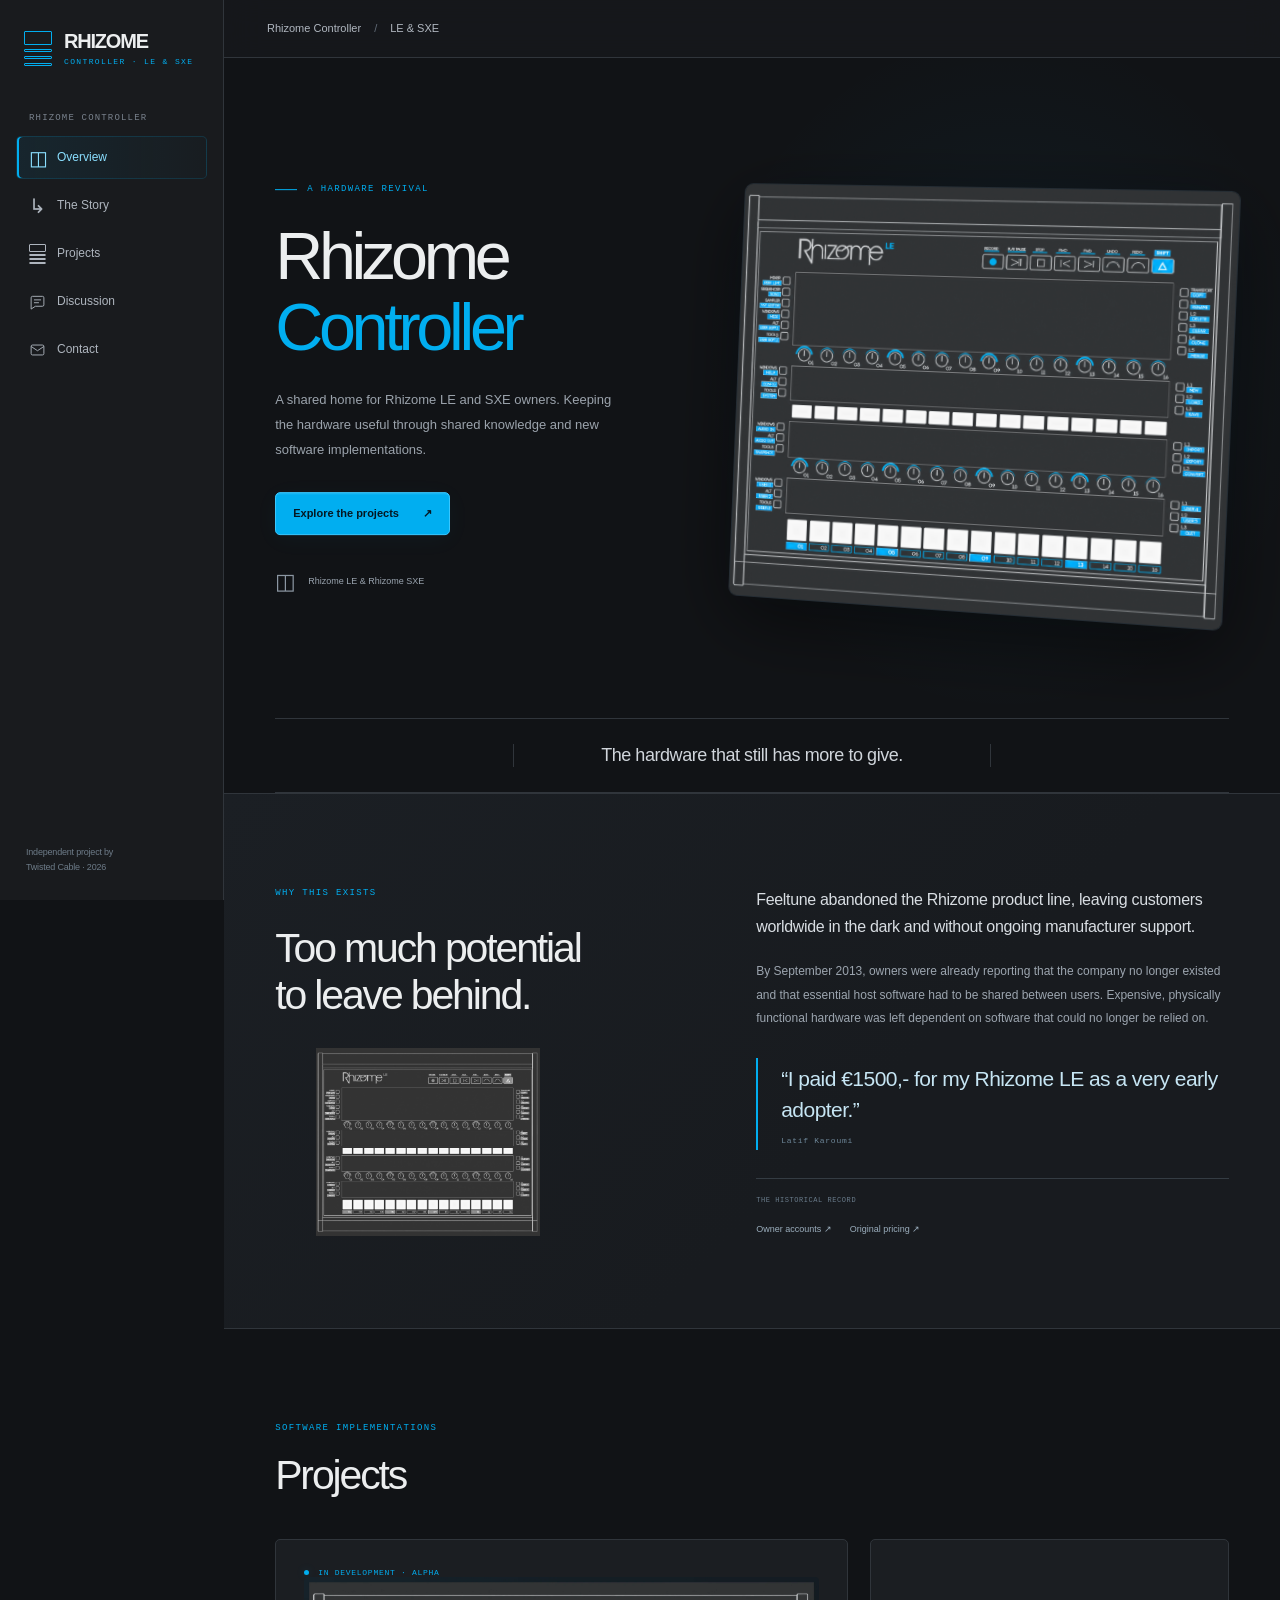
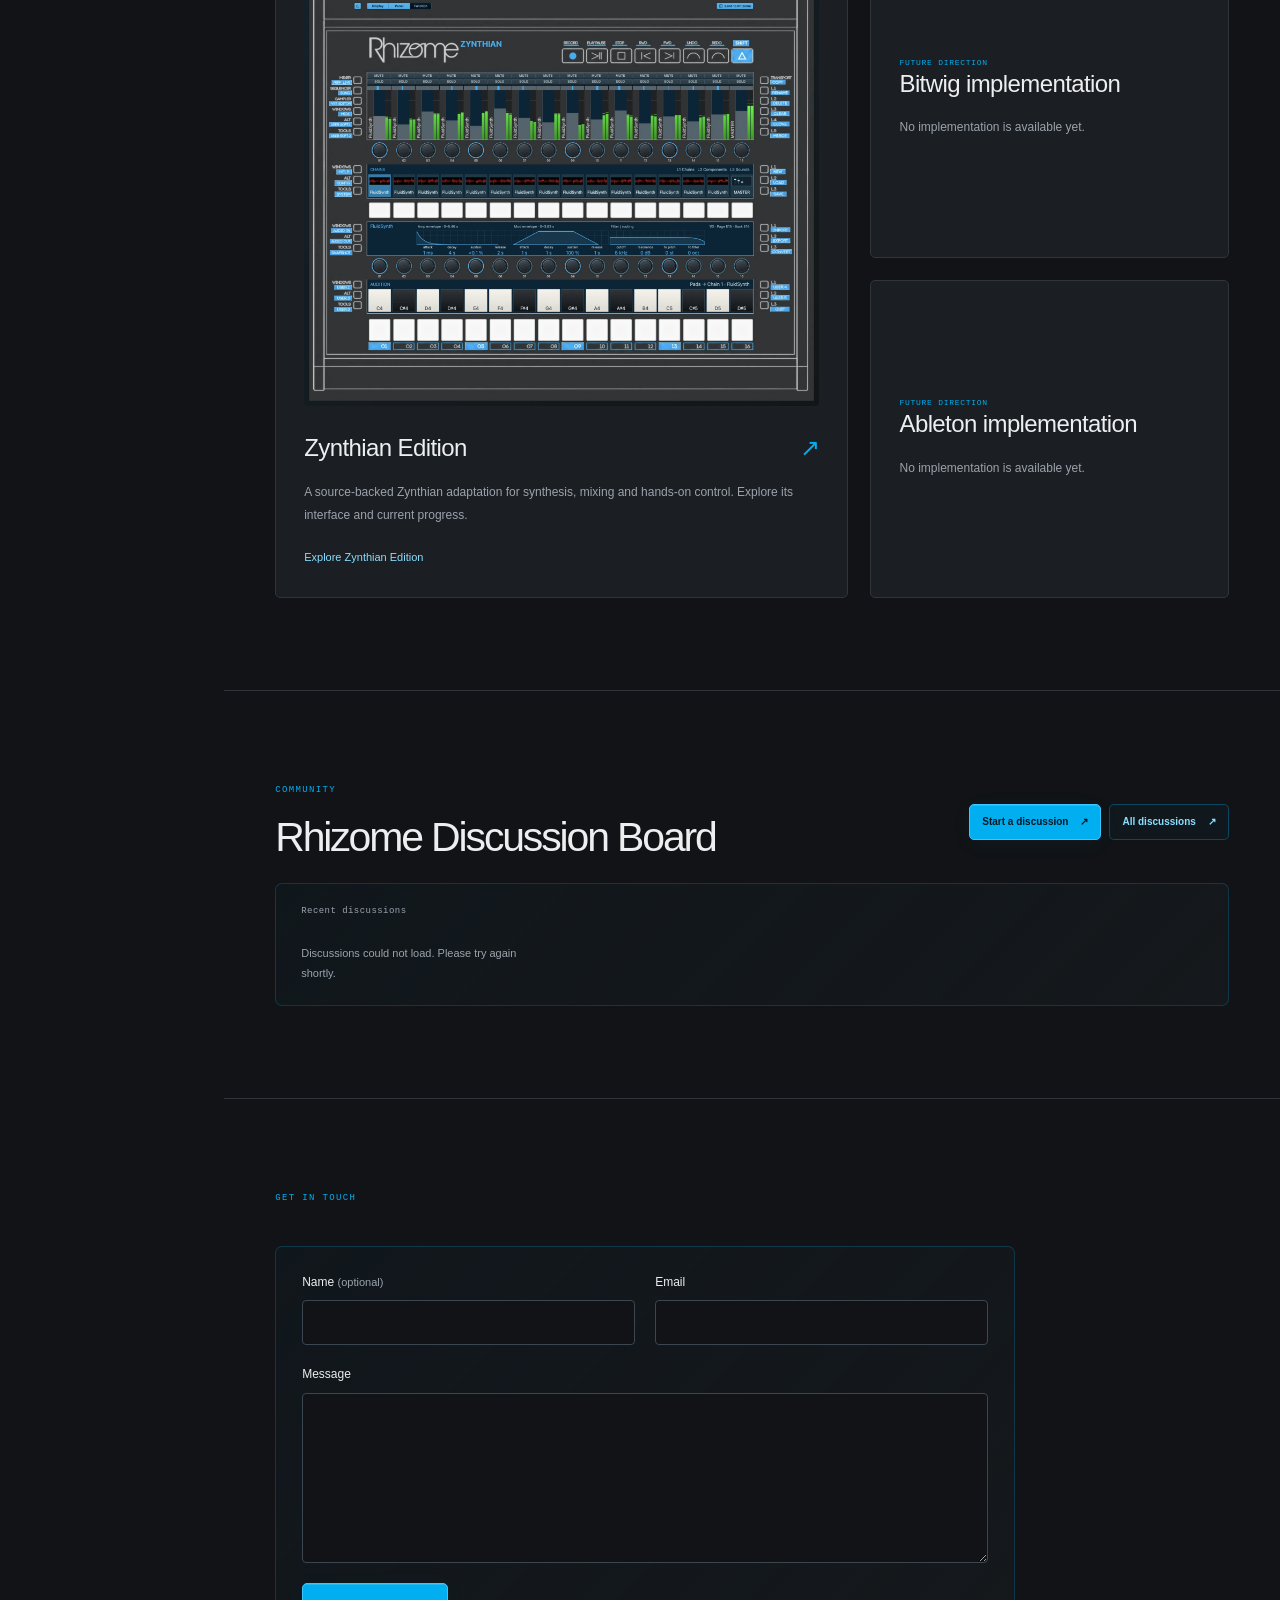
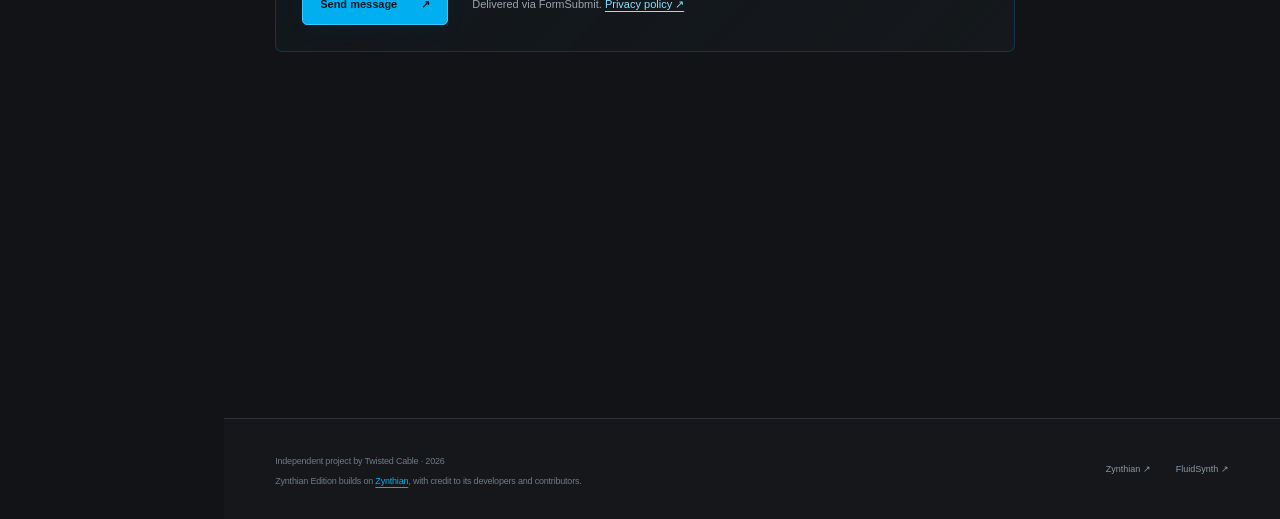
<file: website/index.html>
<!doctype html>
<html lang="en">
<head>
  <meta charset="utf-8">
  <meta name="viewport" content="width=device-width, initial-scale=1">
  <meta name="theme-color" content="#17191c">
  <meta name="description" content="A community for Feeltune Rhizome LE and SXE owners: hardware discoveries, discussions and new software projects, starting with Zynthian Edition.">
  <meta name="robots" content="index, follow, max-image-preview:large">
  <meta property="og:title" content="Rhizome Controller · LE &amp; SXE">
  <meta property="og:description" content="A community for Feeltune Rhizome LE and SXE owners: hardware discoveries, discussions and new software projects, starting with Zynthian Edition.">
  <meta property="og:url" content="https://eurikon.github.io/RhizomeController/">
  <meta property="og:site_name" content="Rhizome Controller">
  <meta property="og:type" content="website">
  <meta property="og:locale" content="en_GB">
  <meta property="og:image" content="https://eurikon.github.io/RhizomeController/assets/rhizome-panel-wireframe.png">
  <meta property="og:image:type" content="image/png">
  <meta property="og:image:width" content="1367">
  <meta property="og:image:height" content="1150">
  <meta property="og:image:alt" content="Rhizome LE panel drawing showing its four display windows and physical controls.">
  <meta name="twitter:card" content="summary_large_image">
  <meta name="twitter:title" content="Rhizome Controller · LE &amp; SXE">
  <meta name="twitter:description" content="A community for Feeltune Rhizome LE and SXE owners: hardware discoveries, discussions and new software projects, starting with Zynthian Edition.">
  <meta name="twitter:image" content="https://eurikon.github.io/RhizomeController/assets/rhizome-panel-wireframe.png">
  <meta name="twitter:image:alt" content="Rhizome LE panel drawing showing its four display windows and physical controls.">
  <link rel="canonical" href="https://eurikon.github.io/RhizomeController/">
  <link rel="icon" href="assets/favicon.svg" type="image/svg+xml">
  <link rel="stylesheet" href="site.css?v=initial-overview-reload">
  <script src="site.js?v=initial-overview-reload" defer></script>
  <script src="discussions.js?v=community-theme" defer></script>
  <title>Rhizome Controller | LE &amp; SXE</title>
  <script type="application/ld+json">
{
  "@context": "https://schema.org",
  "@graph": [
    {
      "@type": "Organization",
      "@id": "https://eurikon.github.io/RhizomeController/#publisher",
      "name": "Twisted Cable"
    },
    {
      "@type": "WebSite",
      "@id": "https://eurikon.github.io/RhizomeController/#website",
      "url": "https://eurikon.github.io/RhizomeController/",
      "name": "Rhizome Controller",
      "description": "An independent community for Rhizome LE and SXE owners.",
      "inLanguage": "en",
      "publisher": {
        "@id": "https://eurikon.github.io/RhizomeController/#publisher"
      },
      "sameAs": "https://github.com/Eurikon/RhizomeController"
    },
    {
      "@type": "CollectionPage",
      "@id": "https://eurikon.github.io/RhizomeController/#webpage",
      "url": "https://eurikon.github.io/RhizomeController/",
      "name": "Rhizome Controller · LE & SXE",
      "description": "A community for Feeltune Rhizome LE and SXE owners: hardware discoveries, discussions and new software projects, starting with Zynthian Edition.",
      "inLanguage": "en",
      "isPartOf": {
        "@id": "https://eurikon.github.io/RhizomeController/#website"
      },
      "primaryImageOfPage": {
        "@id": "https://eurikon.github.io/RhizomeController/#primary-image"
      },
      "about": [
        {
          "@type": "Thing",
          "name": "Rhizome LE"
        },
        {
          "@type": "Thing",
          "name": "Rhizome SXE"
        }
      ],
      "hasPart": {
        "@id": "https://eurikon.github.io/RhizomeController/projects/zynthian-edition/#webpage"
      }
    },
    {
      "@type": "ImageObject",
      "@id": "https://eurikon.github.io/RhizomeController/#primary-image",
      "url": "https://eurikon.github.io/RhizomeController/assets/rhizome-panel-wireframe.png",
      "width": 1367,
      "height": 1150,
      "caption": "Rhizome LE panel drawing showing its four display windows and physical controls."
    }
  ]
}
  </script>
</head>
<body>
  <a class="skip-link" href="#content">Skip to content</a>
  <aside class="sidebar">
    <a class="brand" href="#overview" aria-label="Rhizome Controller home">
      <span class="brand-symbol" aria-hidden="true"><i></i><i></i><i></i><i></i></span>
      <span><strong>RHIZOME</strong><small>CONTROLLER · LE &amp; SXE</small></span>
    </a>
    <span class="nav-label">RHIZOME CONTROLLER</span>
    <nav class="navigation" aria-label="Main navigation">
      <a href="#overview" class="active" aria-current="location"><span class="nav-icon" aria-hidden="true">◫</span>Overview</a>
      <a href="#story"><span class="nav-icon" aria-hidden="true">↳</span>The Story</a>
      <a href="#projects"><span class="nav-icon nav-displays" aria-hidden="true"><i></i><i></i><i></i><i></i></span>Projects</a>
      <a href="#discuss"><span class="nav-icon" aria-hidden="true"><svg viewBox="0 0 24 24" width="17" height="20" fill="none" stroke="currentColor" stroke-width="1.3"><path d="M5 4h14a2 2 0 0 1 2 2v10a2 2 0 0 1-2 2H9l-6 4V6a2 2 0 0 1 2-2Z"/><path d="M7 9h10M7 13h7"/></svg></span>Discussion</a>
      <a href="#contact"><span class="nav-icon" aria-hidden="true"><svg viewBox="0 0 24 24" width="17" height="20" fill="none" stroke="currentColor" stroke-width="1.3"><rect x="3" y="5" width="18" height="14" rx="2"/><path d="m3 7 9 6 9-6"/></svg></span>Contact</a>
    </nav>
    <div class="sidebar-bottom"><span><small>Independent project by<br>Twisted Cable · 2026</small></span></div>
  </aside>

  <div class="site-body">
    <header class="toolbar"><span class="breadcrumb"><span class="breadcrumb-name">Rhizome Controller</span><span>/</span> LE &amp; SXE</span></header>
    <main id="content">
      <section class="hero section" id="overview" aria-labelledby="hero-title">
        <div class="hero-copy">
          <p class="eyebrow"><span class="short-rule"></span>A HARDWARE REVIVAL</p>
          <h1 id="hero-title">Rhizome<br><span>Controller</span></h1>
          <p class="hero-detail">A shared home for Rhizome LE and SXE owners. Keeping the hardware useful through shared knowledge and new software implementations.</p>
          <div class="hero-actions"><a class="button button-primary" href="#projects">Explore the projects <span aria-hidden="true">↗</span></a></div>
          <div class="hero-platform"><span class="platform-mark" aria-hidden="true">◫</span><span>Rhizome LE &amp; Rhizome SXE</span></div>
        </div>
        <div class="hero-visual"><div class="visual-orbit" aria-hidden="true"></div>
          <div class="device-shot"><img src="assets/rhizome-panel-wireframe.png" alt="Rhizome LE panel drawing with four display windows and physical controls" width="1367" height="1150" fetchpriority="high"></div>

        </div>
      </section>

      <div class="spec-strip"><div aria-hidden="true"></div><p>The hardware that still has more to give.</p><div aria-hidden="true"></div></div>

      <section class="section story-section" id="story" aria-labelledby="story-title">
        <div class="story-heading"><p class="eyebrow">WHY THIS EXISTS</p><h2 id="story-title">Too much potential<br>to leave behind.</h2><div class="story-wireframe"><img src="assets/rhizome-panel-wireframe.png" alt="Original Rhizome LE panel wireframe drawing" width="1367" height="1150" loading="lazy"></div></div>
        <div class="story-copy">
          <p class="story-lead">Feeltune abandoned the Rhizome product line, leaving customers worldwide in the dark and without ongoing manufacturer support.</p>
          <p>By September 2013, owners were already reporting that the company no longer existed and that essential host software had to be shared between users. Expensive, physically functional hardware was left dependent on software that could no longer be relied on.</p>
          <blockquote><p>“I paid €1500,- for my Rhizome LE as a very early adopter.”</p><cite>Latif Karoumi</cite></blockquote>


          <div class="story-sources"><span>THE HISTORICAL RECORD</span><a href="https://forum.ableton.com/viewtopic.php?t=192301" target="_blank" rel="noopener noreferrer">Owner accounts <span aria-hidden="true">↗</span></a><a href="https://www.synthtopia.com/content/2012/12/07/feeltune-rhizome-price-drops/" target="_blank" rel="noopener noreferrer">Original pricing <span aria-hidden="true">↗</span></a></div>
        </div>
      </section>

      <section class="section" id="projects" aria-labelledby="projects-title">
        <div class="section-heading"><div><p class="eyebrow">SOFTWARE IMPLEMENTATIONS</p><h2 id="projects-title">Projects</h2></div></div>
        <div class="project-cards">
          <a class="project-card current-project" href="projects/zynthian-edition/#overview"><span class="panel-label"><span class="status-dot"></span>IN DEVELOPMENT · ALPHA</span><img src="assets/rhizome-interface.webp" alt="Zynthian Edition interface running on the Rhizome panel" width="1920" height="1600" loading="lazy"><h3>Zynthian Edition <span aria-hidden="true">↗</span></h3><p>A source-backed Zynthian adaptation for synthesis, mixing and hands-on control. Explore its interface and current progress.</p><span class="text-link">Explore Zynthian Edition</span></a>
          <article class="project-card future-project"><span class="panel-label">FUTURE DIRECTION</span><h3>Bitwig implementation</h3><p>No implementation is available yet.</p></article>
          <article class="project-card future-project"><span class="panel-label">FUTURE DIRECTION</span><h3>Ableton implementation</h3><p>No implementation is available yet.</p></article>
        </div>
      </section>





      <section class="section discuss-section" id="discuss" aria-labelledby="discuss-title">
        <div class="section-heading"><div><p class="eyebrow">COMMUNITY</p><h2 id="discuss-title">Rhizome Discussion Board</h2></div><div class="discussion-actions"><a class="button button-primary" href="https://github.com/Eurikon/RhizomeController/discussions/new" target="_blank" rel="noopener noreferrer">Start a discussion <span aria-hidden="true">↗</span></a><a class="button discussion-browse" href="https://github.com/Eurikon/RhizomeController/discussions" target="_blank" rel="noopener noreferrer">All discussions <span aria-hidden="true">↗</span></a></div></div>
        <div class="discussion-panel">
          <aside class="discussion-topics" aria-label="Recent discussions"><h3>Recent discussions</h3><div class="discussion-list" role="group" aria-label="Choose a discussion"></div><p class="discussion-feed-status" role="status">Loading discussions…</p></aside>
          <article class="discussion-view" aria-labelledby="discussion-post-title" hidden>
            <header class="discussion-post-heading"><p class="discussion-category"></p><h3 id="discussion-post-title"></h3><p class="discussion-meta"></p><div class="discussion-post-actions"><button type="button" data-copy-discussion disabled>Copy link</button><a class="discussion-thread-link" href="https://github.com/Eurikon/RhizomeController/discussions/1" target="_blank" rel="noopener noreferrer">View on GitHub <span aria-hidden="true">↗</span></a><span class="discussion-copy-status" role="status" aria-live="polite"></span></div></header>
            <div class="discussion-post-body"></div>
            <p class="discussion-account">Read freely. Sign in with GitHub to comment or react.</p>
            <p class="discussion-status" role="status">Loading comments…</p>
            <div class="discussion-widget" data-discussion-widget hidden><div class="giscus" id="discussion-thread" aria-hidden="true"></div></div>
          </article>
        </div>
      </section>
      <section class="section contact-section" id="contact" aria-labelledby="contact-title">
        <div class="section-heading"><h2 class="eyebrow" id="contact-title">GET IN TOUCH</h2></div>
        <form class="contact-form" action="https://formsubmit.co/5e30ff03543e5c9215ff8f3fa2e92184" method="POST">
          <input type="hidden" name="_subject" value="Rhizome Controller — contact">
          <input type="hidden" name="_next" value="https://eurikon.github.io/RhizomeController/?contact=sent#contact">
          <input type="hidden" name="_url" value="https://eurikon.github.io/RhizomeController/#contact">
          <input type="hidden" name="_captcha" value="true">
          <input class="contact-trap" type="text" name="_honey" autocomplete="off" tabindex="-1" aria-hidden="true">
          <div class="contact-fields">
            <label class="contact-field" for="contact-name"><span>Name <small>(optional)</small></span><input id="contact-name" type="text" name="name" autocomplete="name" maxlength="100"></label>
            <label class="contact-field" for="contact-email"><span>Email</span><input id="contact-email" type="email" name="email" autocomplete="email" maxlength="254" required></label>
          </div>
          <label class="contact-field" for="contact-message"><span>Message</span><textarea id="contact-message" name="message" rows="7" minlength="10" maxlength="5000" required></textarea></label>
          <div class="contact-footer"><button class="button button-primary" type="submit">Send message <span aria-hidden="true">↗</span></button><p>Delivered via FormSubmit. <a href="https://formsubmit.co/privacy.pdf" target="_blank" rel="noopener noreferrer">Privacy policy ↗</a></p></div>
          <p class="contact-status" role="status" hidden>Thank you. Your message has been submitted.</p>
        </form>
      </section>
    </main>
    <footer class="site-footer"><span><small>Independent project by Twisted Cable · 2026</small><small class="upstream-credit">Zynthian Edition builds on <a href="https://zynthian.org/" target="_blank" rel="noopener noreferrer">Zynthian</a>, with credit to its developers and contributors.</small></span><div><a href="https://zynthian.org/" target="_blank" rel="noopener noreferrer">Zynthian ↗</a><a href="https://www.fluidsynth.org/" target="_blank" rel="noopener noreferrer">FluidSynth ↗</a></div></footer>
  </div>
  <dialog class="image-dialog" aria-label="Rhizome LE panel drawing at full resolution"><div class="dialog-toolbar"><span>RHIZOME<sup class="model-mark"> LE</sup> / PANEL</span><button data-close-image aria-label="Close image">Close <span aria-hidden="true">×</span></button></div><div class="dialog-image"><img data-default-src="assets/rhizome-panel-wireframe.png" alt="Rhizome LE panel drawing" width="3840" height="3200"></div><p>Rhizome LE panel drawing</p></dialog>
</body>
</html>
</file>
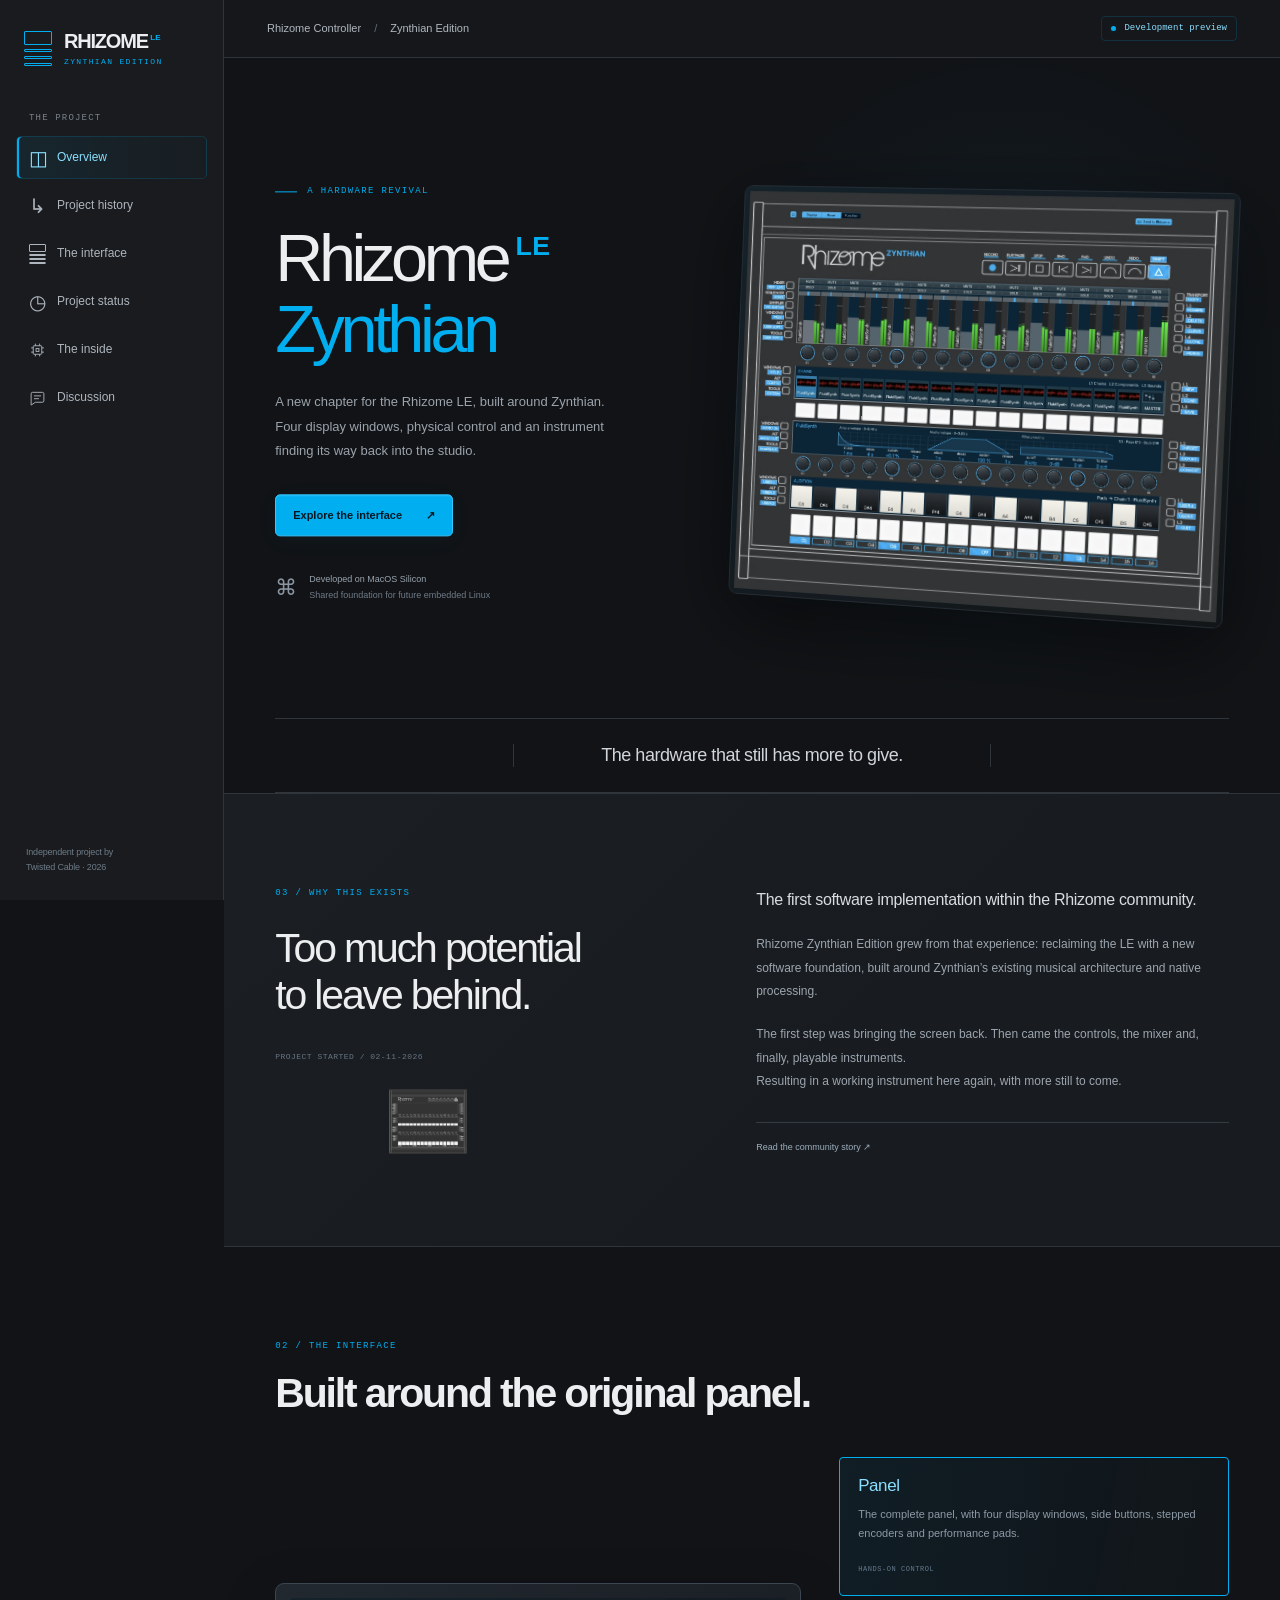
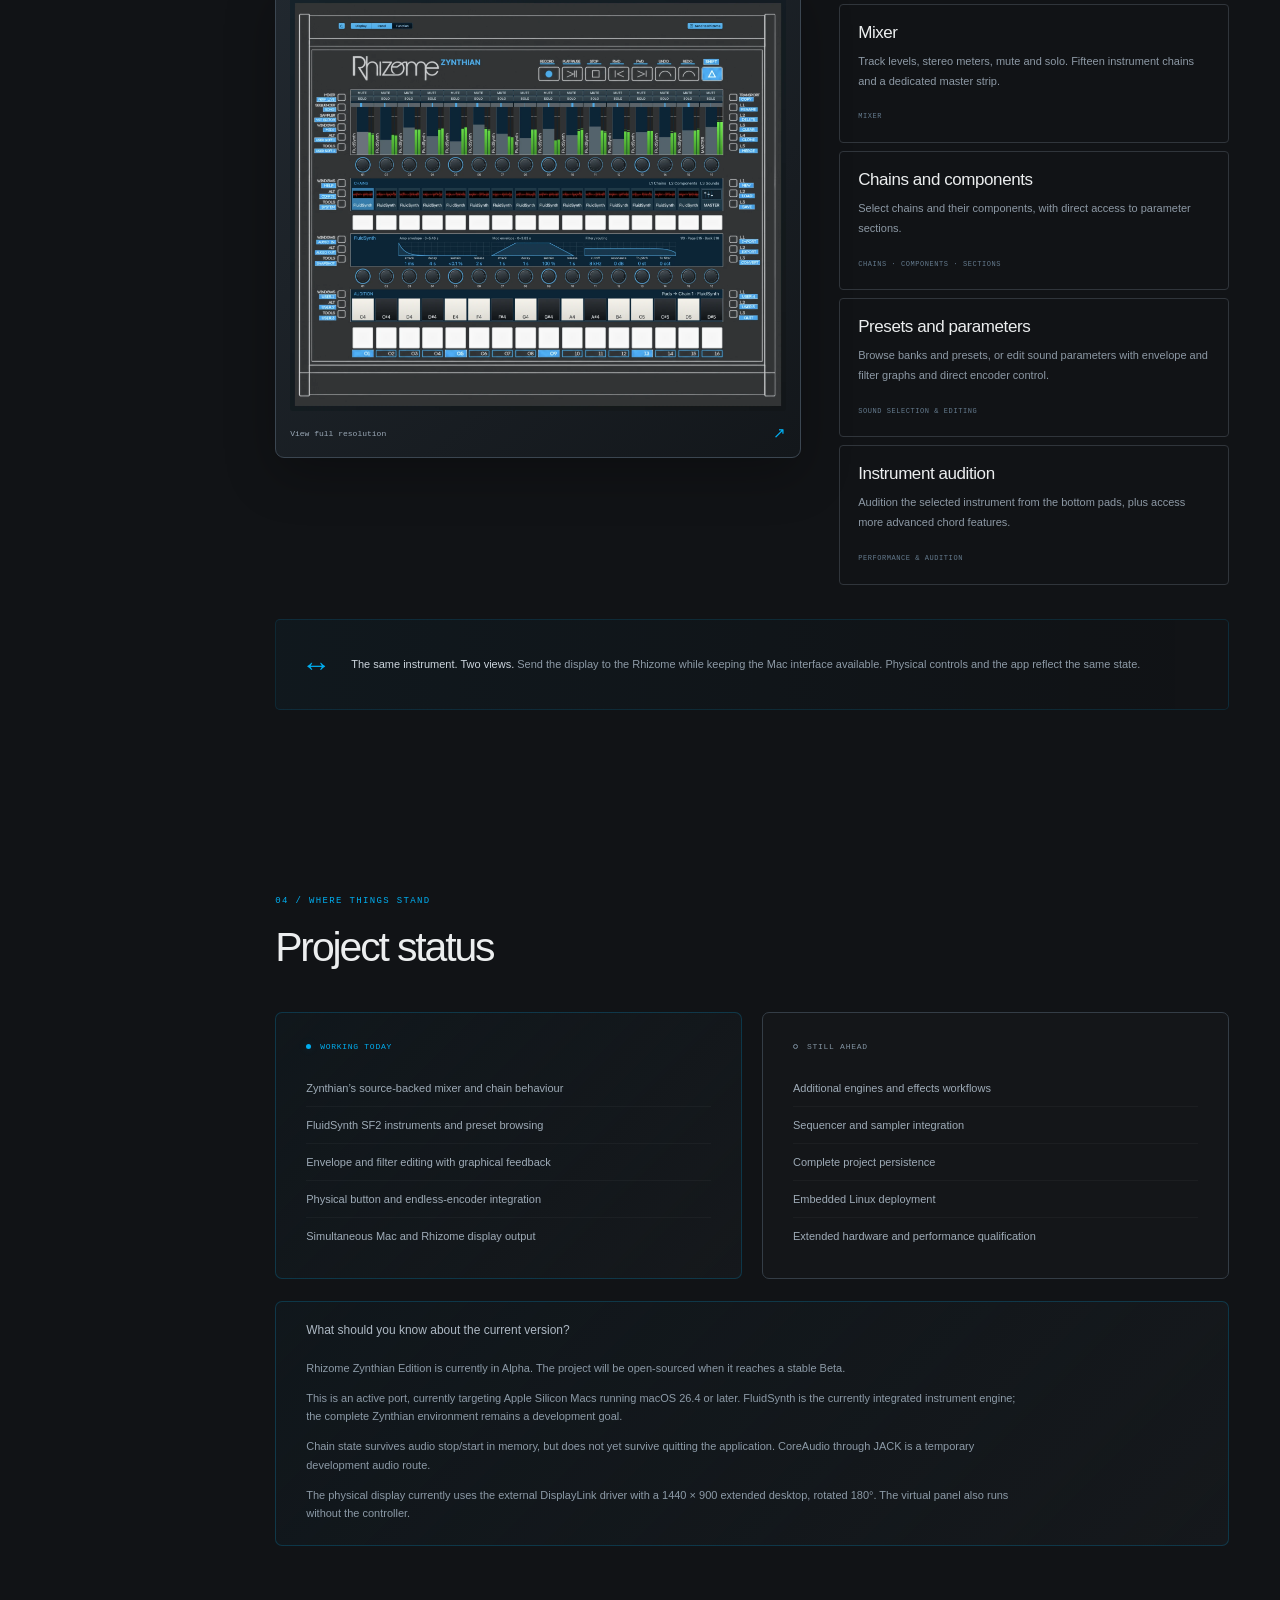
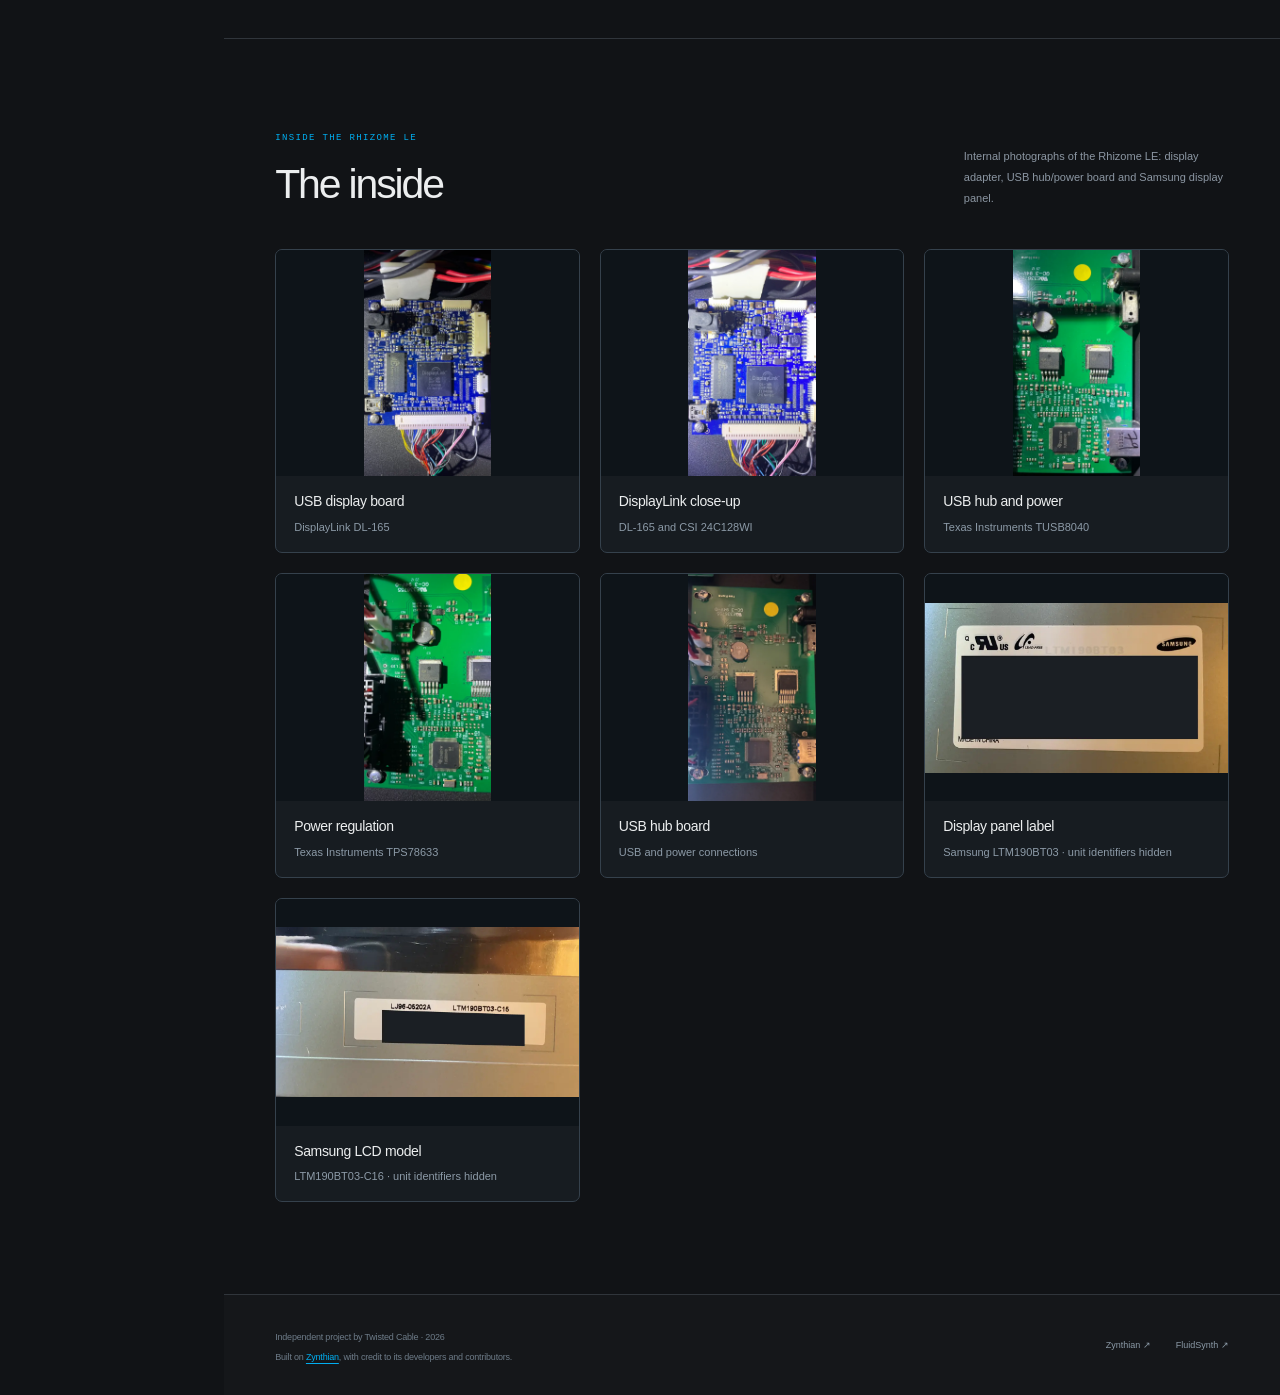
<file: website/projects/zynthian-edition/index.html>
<!doctype html>
<html lang="en">
<head>
  <meta charset="utf-8">
  <meta name="viewport" content="width=device-width, initial-scale=1">
  <meta name="theme-color" content="#17191c">
  <meta name="description" content="Explore Rhizome Zynthian Edition: an Alpha software project for Rhizome LE with synthesis, mixing and physical controls, developed on Apple Silicon macOS.">
  <meta name="robots" content="index, follow, max-image-preview:large">
  <meta property="og:title" content="Rhizome Zynthian Edition">
  <meta property="og:description" content="Explore Rhizome Zynthian Edition: an Alpha software project for Rhizome LE with synthesis, mixing and physical controls, developed on Apple Silicon macOS.">
  <meta property="og:url" content="https://eurikon.github.io/RhizomeController/projects/zynthian-edition/">
  <meta property="og:site_name" content="Rhizome Controller">
  <meta property="og:type" content="website">
  <meta property="og:locale" content="en_GB">
  <meta property="og:image" content="https://eurikon.github.io/RhizomeController/assets/rhizome-interface.webp">
  <meta property="og:image:type" content="image/webp">
  <meta property="og:image:width" content="1920">
  <meta property="og:image:height" content="1600">
  <meta property="og:image:alt" content="Rhizome Zynthian Edition interface with mixer, instrument chains, sound parameters and audition keys.">
  <meta name="twitter:card" content="summary_large_image">
  <meta name="twitter:title" content="Rhizome Zynthian Edition">
  <meta name="twitter:description" content="Explore Rhizome Zynthian Edition: an Alpha software project for Rhizome LE with synthesis, mixing and physical controls, developed on Apple Silicon macOS.">
  <meta name="twitter:image" content="https://eurikon.github.io/RhizomeController/assets/rhizome-interface.webp">
  <meta name="twitter:image:alt" content="Rhizome Zynthian Edition interface with mixer, instrument chains, sound parameters and audition keys.">
  <link rel="canonical" href="https://eurikon.github.io/RhizomeController/projects/zynthian-edition/">
  <link rel="icon" href="../../assets/favicon.svg" type="image/svg+xml">
  <link rel="stylesheet" href="../../site.css?v=initial-overview-reload">
  <script src="../../site.js?v=initial-overview-reload" defer></script>
  <title>Rhizome Zynthian Edition | Rhizome LE Software</title>
  <script type="application/ld+json">
{
  "@context": "https://schema.org",
  "@graph": [
    {
      "@type": "WebPage",
      "@id": "https://eurikon.github.io/RhizomeController/projects/zynthian-edition/#webpage",
      "url": "https://eurikon.github.io/RhizomeController/projects/zynthian-edition/",
      "name": "Rhizome Zynthian Edition",
      "description": "Explore Rhizome Zynthian Edition: an Alpha software project for Rhizome LE with synthesis, mixing and physical controls, developed on Apple Silicon macOS.",
      "inLanguage": "en",
      "isPartOf": {
        "@id": "https://eurikon.github.io/RhizomeController/#website"
      },
      "primaryImageOfPage": {
        "@id": "https://eurikon.github.io/RhizomeController/projects/zynthian-edition/#primary-image"
      },
      "mainEntity": {
        "@id": "https://eurikon.github.io/RhizomeController/projects/zynthian-edition/#application"
      },
      "breadcrumb": {
        "@id": "https://eurikon.github.io/RhizomeController/projects/zynthian-edition/#breadcrumb"
      }
    },
    {
      "@type": "ImageObject",
      "@id": "https://eurikon.github.io/RhizomeController/projects/zynthian-edition/#primary-image",
      "url": "https://eurikon.github.io/RhizomeController/assets/rhizome-interface.webp",
      "width": 1920,
      "height": 1600,
      "caption": "Rhizome Zynthian Edition interface with mixer, instrument chains, sound parameters and audition keys."
    },
    {
      "@type": "SoftwareApplication",
      "@id": "https://eurikon.github.io/RhizomeController/projects/zynthian-edition/#application",
      "name": "Rhizome Zynthian Edition",
      "url": "https://eurikon.github.io/RhizomeController/projects/zynthian-edition/",
      "description": "Explore Rhizome Zynthian Edition: an Alpha software project for Rhizome LE with synthesis, mixing and physical controls, developed on Apple Silicon macOS.",
      "applicationCategory": "MultimediaApplication",
      "operatingSystem": "macOS 26.4 or later on Apple Silicon",
      "publisher": {
        "@id": "https://eurikon.github.io/RhizomeController/#publisher"
      },
      "image": "https://eurikon.github.io/RhizomeController/assets/rhizome-interface.webp"
    },
    {
      "@type": "BreadcrumbList",
      "@id": "https://eurikon.github.io/RhizomeController/projects/zynthian-edition/#breadcrumb",
      "itemListElement": [
        {
          "@type": "ListItem",
          "position": 1,
          "name": "Rhizome Controller",
          "item": "https://eurikon.github.io/RhizomeController/"
        },
        {
          "@type": "ListItem",
          "position": 2,
          "name": "Zynthian Edition",
          "item": "https://eurikon.github.io/RhizomeController/projects/zynthian-edition/"
        }
      ]
    }
  ]
}
  </script>
</head>
<body>
  <a class="skip-link" href="#content">Skip to content</a>
  <aside class="sidebar">
    <a class="brand" href="../../#overview" aria-label="Rhizome Controller home">
      <span class="brand-symbol" aria-hidden="true"><i></i><i></i><i></i><i></i></span>
      <span><strong>RHIZOME<sup class="model-mark"> LE</sup></strong><small>ZYNTHIAN EDITION</small></span>
    </a>
    <span class="nav-label">THE PROJECT</span>
    <nav class="navigation" aria-label="Main navigation">
      <a href="#overview" class="active" aria-current="location"><span class="nav-icon" aria-hidden="true">◫</span>Overview</a>
      <a href="#story"><span class="nav-icon" aria-hidden="true">↳</span>Project history</a>
      <a href="#interface"><span class="nav-icon nav-displays" aria-hidden="true"><i></i><i></i><i></i><i></i></span>The interface</a>
      <a href="#status"><span class="nav-icon" aria-hidden="true">◷</span>Project status</a>
      <a href="#inside"><span class="nav-icon" aria-hidden="true"><svg viewBox="0 0 24 24" width="17" height="20" fill="none" stroke="currentColor" stroke-width="1.3"><rect x="6" y="6" width="12" height="12" rx="1"/><rect x="10" y="10" width="4" height="4"/><path d="M9 3v3m6-3v3M9 18v3m6-3v3M3 9h3m-3 6h3m12-6h3m-3 6h3"/></svg></span>The inside</a>
      <a href="../../#discuss"><span class="nav-icon" aria-hidden="true"><svg viewBox="0 0 24 24" width="17" height="20" fill="none" stroke="currentColor" stroke-width="1.3"><path d="M5 4h14a2 2 0 0 1 2 2v10a2 2 0 0 1-2 2H9l-6 4V6a2 2 0 0 1 2-2Z"/><path d="M7 9h10M7 13h7"/></svg></span>Discussion</a>
    </nav>
    <div class="sidebar-bottom"><span><small>Independent project by<br>Twisted Cable · 2026</small></span></div>
  </aside>

  <div class="site-body">
    <header class="toolbar"><span class="breadcrumb"><a class="breadcrumb-name" href="../../#overview">Rhizome Controller</a><span>/</span> Zynthian Edition</span><span class="preview-label"><span class="status-dot"></span>Development preview</span></header>
    <main id="content">
      <section class="hero section" id="overview" aria-labelledby="hero-title">
        <div class="hero-copy">
          <p class="eyebrow"><span class="short-rule"></span>A HARDWARE REVIVAL</p>
          <h1 id="hero-title">Rhizome<sup class="model-mark"> LE</sup><br><span>Zynthian</span></h1>
          <p class="hero-detail">A new chapter for the Rhizome LE, built around Zynthian. Four display windows, physical control and an instrument finding its way back into the studio.</p>
          <div class="hero-actions"><a class="button button-primary" href="#interface">Explore the interface <span aria-hidden="true">↗</span></a></div>
          <div class="hero-platform"><span class="platform-mark" aria-hidden="true">⌘</span><span>Developed on MacOS Silicon<br><small>Shared foundation for future embedded Linux</small></span></div>
        </div>
        <div class="hero-visual">
          <div class="visual-orbit" aria-hidden="true"></div>
          <div class="device-shot"><img src="../../assets/rhizome-interface.webp" alt="The Rhizome panel with fifteen FluidSynth chains, a master mixer, envelope and filter graphs, and audition keys" width="1920" height="1600" fetchpriority="high"></div>

        </div>
      </section>

      <div class="spec-strip"><div aria-hidden="true"></div><p>The hardware that still has more to give.</p><div aria-hidden="true"></div></div>

      <section class="section story-section" id="story" aria-labelledby="story-title">
        <div class="story-heading"><p class="eyebrow">03 / WHY THIS EXISTS</p><h2 id="story-title">Too much potential<br>to leave behind.</h2><span class="story-date">PROJECT STARTED / 02-11-2026</span><div class="story-wireframe"><img src="../../assets/rhizome-panel-wireframe.png" alt="Original Rhizome LE panel wireframe drawing" width="1367" height="1150" loading="lazy"></div></div>
        <div class="story-copy">
          <p class="story-lead">The first software implementation within the Rhizome community.</p>
          <p>Rhizome Zynthian Edition grew from that experience: reclaiming the LE with a new software foundation, built around Zynthian’s existing musical architecture and native processing.</p>
          <p>The first step was bringing the screen back. Then came the controls, the mixer and, finally, playable instruments.<br>Resulting in a working instrument here again, with more still to come.</p>
          <div class="story-sources"><a href="../../#story">Read the community story ↗</a></div>
        </div>
      </section>

      <section class="section interface-section" id="interface" aria-labelledby="interface-title">
        <div class="section-heading"><div><p class="eyebrow">02 / THE INTERFACE</p><h2 id="interface-title"><strong>Built around the original panel.</strong></h2></div></div>
        <div class="interface-layout">
          <div class="interface-image"><button data-open-image aria-label="View the complete Rhizome interface at full resolution"><span class="interface-shot"><img src="../../assets/rhizome-interface.webp" alt="Complete Rhizome Zynthian Edition interface with the four display regions populated" width="1920" height="1600" loading="lazy"><svg class="interface-dimmer" hidden viewBox="0 0 1920 1600" aria-hidden="true"><path fill-rule="evenodd" d="M0 0H1920V1600H0Z M86 350H1835V692H86Z"/></svg></span><span class="expand-label">View full resolution <span aria-hidden="true">↗</span></span></button></div>
          <div class="display-list" role="group" aria-label="Explore the interface">
            <button class="display-choice" type="button" data-interface-view="panel" aria-pressed="true"><span class="display-title">Panel</span><span class="display-copy">The complete panel, with four display windows, side buttons, stepped encoders and performance pads.</span><span class="detail-label">HANDS-ON CONTROL</span></button>
            <button class="display-choice" type="button" data-interface-view="mixer" aria-pressed="false"><span class="display-title">Mixer</span><span class="display-copy">Track levels, stereo meters, mute and solo. Fifteen instrument chains and a dedicated master strip.</span><span class="detail-label">MIXER</span></button>
            <button class="display-choice" type="button" data-interface-view="chains" aria-pressed="false"><span class="display-title">Chains and components</span><span class="display-copy">Select chains and their components, with direct access to parameter sections.</span><span class="detail-label">CHAINS · COMPONENTS · SECTIONS</span></button>
            <button class="display-choice" type="button" data-interface-view="parameters" aria-pressed="false"><span class="display-title">Presets and parameters</span><span class="display-copy">Browse banks and presets, or edit sound parameters with envelope and filter graphs and direct encoder control.</span><span class="detail-label">SOUND SELECTION &amp; EDITING</span></button>
            <button class="display-choice" type="button" data-interface-view="audition" aria-pressed="false"><span class="display-title">Instrument audition</span><span class="display-copy">Audition the selected instrument from the bottom pads, plus access more advanced chord features.</span><span class="detail-label">PERFORMANCE &amp; AUDITION</span></button>
          </div>
        </div>
        <div class="foundation-note"><span class="foundation-symbol" aria-hidden="true">↔</span><p><strong>The same instrument. Two views.</strong> Send the display to the Rhizome while keeping the Mac interface available. Physical controls and the app reflect the same state.</p></div>
      </section>

      <section class="section status-section" id="status" aria-labelledby="status-title">
        <div class="section-heading"><div><p class="eyebrow">04 / WHERE THINGS STAND</p><h2 id="status-title">Project status</h2></div></div>
        <div class="status-grid"><article class="status-panel"><span class="panel-label"><span class="status-dot"></span>WORKING TODAY</span><ul><li>Zynthian’s source-backed mixer and chain behaviour</li><li>FluidSynth SF2 instruments and preset browsing</li><li>Envelope and filter editing with graphical feedback</li><li>Physical button and endless-encoder integration</li><li>Simultaneous Mac and Rhizome display output</li></ul></article><article class="status-panel next-panel"><span class="panel-label"><span class="outline-dot"></span>STILL AHEAD</span><ul><li>Additional engines and effects workflows</li><li>Sequencer and sampler integration</li><li>Complete project persistence</li><li>Embedded Linux deployment</li><li>Extended hardware and performance qualification</li></ul></article></div>
        <div class="development-details status-panel"><h3>What should you know about the current version?</h3><div><p>Rhizome Zynthian Edition is currently in Alpha. The project will be open-sourced when it reaches a stable Beta.</p><p>This is an active port, currently targeting Apple Silicon Macs running macOS 26.4 or later. FluidSynth is the currently integrated instrument engine; the complete Zynthian environment remains a development goal.</p><p>Chain state survives audio stop/start in memory, but does not yet survive quitting the application. CoreAudio through JACK is a temporary development audio route.</p><p>The physical display currently uses the external DisplayLink driver with a 1440 × 900 extended desktop, rotated 180°. The virtual panel also runs without the controller.</p></div></div>
      </section>
      <section class="section inside-section" id="inside" aria-labelledby="inside-title">
        <div class="section-heading"><div><p class="eyebrow">INSIDE THE RHIZOME LE</p><h2 id="inside-title">The inside</h2></div><p>Internal photographs of the Rhizome LE: display adapter, USB hub/power board and Samsung display panel.</p></div>
        <div class="inside-grid">
          <figure class="inside-photo"><button data-open-image data-image-src="../../assets/inside/display-board.webp" data-image-title="USB display board" data-image-caption="DisplayLink DL-165" aria-label="Enlarge usb display board photograph"><img src="../../assets/inside/display-board-thumb.webp" alt="USB display board: DisplayLink DL-165" width="540" height="960" loading="lazy"></button><figcaption><h3>USB display board</h3><p>DisplayLink DL-165</p></figcaption></figure>
          <figure class="inside-photo"><button data-open-image data-image-src="../../assets/inside/display-chip.webp" data-image-title="DisplayLink close-up" data-image-caption="DL-165 and CSI 24C128WI" aria-label="Enlarge displaylink close-up photograph"><img src="../../assets/inside/display-chip-thumb.webp" alt="DisplayLink close-up: DL-165 and CSI 24C128WI" width="540" height="960" loading="lazy"></button><figcaption><h3>DisplayLink close-up</h3><p>DL-165 and CSI 24C128WI</p></figcaption></figure>
          <figure class="inside-photo"><button data-open-image data-image-src="../../assets/inside/usb-hub-power.webp" data-image-title="USB hub and power" data-image-caption="Texas Instruments TUSB8040" aria-label="Enlarge usb hub and power photograph"><img src="../../assets/inside/usb-hub-power-thumb.webp" alt="USB hub and power: Texas Instruments TUSB8040" width="540" height="960" loading="lazy"></button><figcaption><h3>USB hub and power</h3><p>Texas Instruments TUSB8040</p></figcaption></figure>
          <figure class="inside-photo"><button data-open-image data-image-src="../../assets/inside/power-regulators.webp" data-image-title="Power regulation" data-image-caption="Texas Instruments TPS78633" aria-label="Enlarge power regulation photograph"><img src="../../assets/inside/power-regulators-thumb.webp" alt="Power regulation: Texas Instruments TPS78633" width="540" height="960" loading="lazy"></button><figcaption><h3>Power regulation</h3><p>Texas Instruments TPS78633</p></figcaption></figure>
          <figure class="inside-photo"><button data-open-image data-image-src="../../assets/inside/usb-hub-board.webp" data-image-title="USB hub board" data-image-caption="USB and power connections" aria-label="Enlarge usb hub board photograph"><img src="../../assets/inside/usb-hub-board-thumb.webp" alt="USB hub board: USB and power connections" width="540" height="960" loading="lazy"></button><figcaption><h3>USB hub board</h3><p>USB and power connections</p></figcaption></figure>
          <figure class="inside-photo"><button data-open-image data-image-src="../../assets/inside/panel-label.webp" data-image-title="Display panel label" data-image-caption="Samsung LTM190BT03 · unit identifiers hidden" aria-label="Enlarge display panel label photograph"><img src="../../assets/inside/panel-label-thumb.webp" alt="Display panel label: Samsung LTM190BT03 · unit identifiers hidden" width="960" height="540" loading="lazy"></button><figcaption><h3>Display panel label</h3><p>Samsung LTM190BT03 · unit identifiers hidden</p></figcaption></figure>
          <figure class="inside-photo"><button data-open-image data-image-src="../../assets/inside/panel-model.webp" data-image-title="Samsung LCD model" data-image-caption="LTM190BT03-C16 · unit identifiers hidden" aria-label="Enlarge Samsung LCD model photograph"><img src="../../assets/inside/panel-model-thumb.webp" alt="Samsung LCD model: LTM190BT03-C16 · unit identifiers hidden" width="960" height="540" loading="lazy"></button><figcaption><h3>Samsung LCD model</h3><p>LTM190BT03-C16 · unit identifiers hidden</p></figcaption></figure>
        </div>
      </section>
    </main>
    <footer class="site-footer"><span><small>Independent project by Twisted Cable · 2026</small><small class="upstream-credit">Built on <a href="https://zynthian.org/" target="_blank" rel="noopener noreferrer">Zynthian</a>, with credit to its developers and contributors.</small></span><div><a href="https://zynthian.org/" target="_blank" rel="noopener noreferrer">Zynthian ↗</a><a href="https://www.fluidsynth.org/" target="_blank" rel="noopener noreferrer">FluidSynth ↗</a></div></footer>
  </div>
  <dialog class="image-dialog" aria-label="Rhizome LE interface at full resolution"><div class="dialog-toolbar"><span>RHIZOME<sup class="model-mark"> LE</sup> / FULL INTERFACE</span><button data-close-image aria-label="Close image">Close <span aria-hidden="true">×</span></button></div><div class="dialog-image"><img alt="Full-resolution native Rhizome LE Zynthian Edition interface" width="3840" height="3200"></div><p>Native application capture · 15 FluidSynth chains + MASTER</p></dialog>
</body>
</html>
</file>
<file: website/site.css>
@charset "UTF-8";
:root {
  color-scheme: dark;
  --blue: #01aef0;
  --blue-soft: #8adfff;
  --background: #111316;
  --sidebar: #191b1e;
  --surface: #1b1e22;
  --text: #eceeef;
  --muted: #9bA3ac;
  --line: #30353b;
  --rail-width: 224px;
  --mono: "SFMono-Regular", Consolas, "Liberation Mono", monospace;
  font: 15px/1.65 -apple-system, BlinkMacSystemFont, "Segoe UI", sans-serif;
  background: var(--background);
  color: var(--text);
  scroll-behavior: smooth;
  --anchor-offset: 73px;
}
* { box-sizing: border-box; }
body { margin: 0; }
a { color: inherit; text-decoration: none; }
button { color: inherit; font: inherit; cursor: pointer; }
button, a { -webkit-tap-highlight-color: transparent; }
button:focus-visible, a:focus-visible, summary:focus-visible { outline: 2px solid var(--blue); outline-offset: 6px; }
img { display: block; max-width: 100%; height: auto; }
p, h1, h2, h3 { margin: 0; }
.model-mark { position: relative; top: -.95em; font-size: max(6px, .4em); line-height: 0; vertical-align: baseline; color: var(--blue); font-weight: 600; letter-spacing: .02em; }
::selection { background: #01aef044; color: white; }
.skip-link { position: fixed; top: 10px; left: 20px; transform: translateY(-200%); z-index: 100; background: var(--blue); color: #06151c; padding: 8px 18px; }
.skip-link:focus { transform: translateY(0); }
.sidebar { position: fixed; inset: 0 auto 0 0; width: var(--rail-width); z-index: 20; background: var(--sidebar); border-right: 1px solid var(--line); display: flex; flex-direction: column; padding: 31px 16px 25px; }
.brand { --brand-height: 35px; display: flex; align-items: center; gap: 12px; padding: 0 8px; }
.brand > span:last-child { display: flex; flex-direction: column; justify-content: space-between; height: var(--brand-height); }
.brand strong { display: block; font-size: 20px; font-weight: 600; letter-spacing: -.06em; line-height: 1; }
.brand small { display: block; color: var(--blue); font: 8px/1 var(--mono); letter-spacing: .17em; }
.brand strong, .brand small { text-box-trim: trim-both; text-box-edge: cap alphabetic; }
.brand-symbol { width: 28px; height: var(--brand-height); display: flex; flex-direction: column; gap: 4px; flex: 0 0 auto; }
.brand-symbol i { height: 3px; border: 1px solid var(--blue); border-radius: 1px; }
.brand-symbol i:first-child { height: 14px; }
.nav-label { margin: 47px 13px 13px; color: #79828d; font: 9px var(--mono); letter-spacing: .13em; }
.navigation { display: flex; flex-direction: column; gap: 5px; }
.navigation a { display: flex; gap: 11px; align-items: center; min-height: 43px; padding: 0 12px; color: #aeb5be; font-size: 12px; border: 1px solid transparent; border-radius: 5px; transition: background .2s, color .2s, border-color .2s; }
.navigation a:hover { background: #ffffff05; color: white; }
.navigation a.active { border-color: #01aef027; background: linear-gradient(90deg, #01aef014, #01aef004); color: var(--blue-soft); box-shadow: inset 2px 0 var(--blue); }
.nav-icon { width: 17px; font-size: 20px; line-height: 1; text-align: center; font-weight: 300; }
.nav-displays { display: flex; flex-direction: column; gap: 2px; height: 20px; flex-shrink: 0; }
.nav-displays i { height: 2px; border: 1px solid currentColor; border-radius: 1px; }
.nav-displays i:first-child { height: 8px; }
.nav-icon svg { display: block; }
.sidebar-bottom { margin: auto 10px 0; padding-top: 25px; color: var(--text); }
.status-dot { display: inline-block; width: 5px; height: 5px; background: var(--blue); border-radius: 50%; flex-shrink: 0; box-shadow: 0 0 8px #01aef030; }
.site-body { margin-left: var(--rail-width); }
.toolbar { height: 58px; display: flex; align-items: center; justify-content: space-between; padding: 0 43px; border-bottom: 1px solid var(--line); background: #17191ce8; backdrop-filter: blur(18px); position: sticky; top: 0; z-index: 15; }
.breadcrumb { display: flex; align-items: center; gap: 13px; color: #b1b8c1; font-size: 11px; }
.breadcrumb > span { color: #626c78; }
.breadcrumb > .breadcrumb-name { color: inherit; white-space: nowrap; }
.preview-label { display: inline-flex; align-items: center; gap: 8px; border: 1px solid #01aef02b; border-radius: 4px; padding: 3px 9px; font: 9px/1.8 var(--mono); color: var(--blue-soft); white-space: nowrap; }
main { max-width: 1640px; margin: 0 auto; }
.section { padding: 92px clamp(32px, 4vw, 84px); scroll-margin-top: calc(var(--anchor-offset) - var(--anchor-inset, 0px)); }
/* Hash navigation must not create hidden scrolling inside the hero. */
.hero { display: grid; grid-template-columns: .95fr 1.15fr; gap: 30px; align-items: center; min-height: 660px; padding-top: 65px; padding-bottom: 70px; overflow: clip; }
.hero-copy { transform: translateY(var(--hero-copy-offset, 0px)); }
.eyebrow { display: flex; align-items: center; gap: 10px; color: var(--blue); font: 9px/1.6 var(--mono); letter-spacing: .15em; font-weight: 500; }
.short-rule { width: 22px; height: 1px; background: var(--blue); }
h1 { font-size: clamp(49px, 5.2vw, 89px); font-weight: 520; letter-spacing: -.065em; line-height: 1.07; margin-top: 24px; }
h1 > span { color: var(--blue); }
.hero-detail { margin-top: 25px; color: var(--muted); font-size: 13px; line-height: 1.9; max-width: 340px; }
.hero-actions { display: flex; flex-wrap: wrap; align-items: center; gap: 22px; margin-top: 30px; }
.button { display: inline-flex; align-items: center; justify-content: center; gap: 24px; border-radius: 5px; padding: 11px 17px; font-size: 11px; font-weight: 600; transition: background .2s, box-shadow .2s; }
.button-primary { background: var(--blue); color: #051722; border: 1px solid #39c7ff; box-shadow: inset 0 1px 0 #ffffff22, 0 4px 24px #01aef00b; }
.button-primary:hover { background: #33c3fb; box-shadow: 0 4px 28px #01aef028; }
.hero-platform { display: flex; align-items: center; gap: 12px; color: #9aa4af; font-size: 9px; line-height: 1.7; margin-top: 36px; }
.hero-platform small { color: #6f7a87; font-size: 9px; }
.platform-mark { font-size: 22px; color: #8b96a2; line-height: 1; }
.hero-visual { position: relative; align-self: center; padding: 28px 0 0; min-width: 0; }
.visual-orbit { pointer-events: none; position: absolute; inset: -32% -12%; background: radial-gradient(ellipse at 55% 48%, #01aef010 0, transparent 63%); }
.device-shot { --resting-transform: perspective(1600px) rotateY(-12deg) rotateZ(2.5deg); display: block; width: 100%; border: 1px solid #505b6644; border-radius: 9px; padding: 0; background: #141b20; position: relative; box-shadow: 0 22px 80px #0008, 0 0 45px #01aef007; overflow: hidden; transform: var(--resting-transform); transition: transform .45s, border-color .3s; }
.device-shot:hover { transform: perspective(1600px) rotateY(0deg) rotateZ(0deg); border-color: #01aef060; }
.visual-caption { position: relative; display: flex; justify-content: space-between; align-items: center; margin-top: 26px; padding: 0 7px; font-size: 8px; color: #788491; gap: 12px; }
.capture-tag { display: flex; align-items: center; gap: 7px; font: 7px var(--mono); color: #9ca7b1; letter-spacing: .04em; }
.capture-tag .status-dot { width: 4px; height: 4px; }
.spec-strip { display: grid; grid-template-columns: minmax(0, 1fr) minmax(max-content, 2fr) minmax(0, 1fr); align-items: center; min-height: 75px; margin: 0 clamp(32px, 4vw, 84px); border-block: 1px solid var(--line); }
.spec-strip > div { height: 23px; }
.spec-strip > div:first-child { border-right: 1px solid var(--line); }
.spec-strip > div:last-child { border-left: 1px solid var(--line); }
.spec-strip p { padding-inline: clamp(18px, 2vw, 32px); color: #d0d5db; font-size: clamp(11px, 1.45vw, 18px); letter-spacing: -.025em; text-align: center; white-space: nowrap; }
.section-heading { display: flex; align-items: end; justify-content: space-between; gap: 35px; margin-bottom: 40px; }
h2 { font-size: clamp(30px, 3.2vw, 47px); letter-spacing: -.052em; line-height: 1.15; font-weight: 500; margin-top: 16px; }
.section-heading > p { font-size: 11px; color: #8c97a3; line-height: 1.9; max-width: 265px; }
.interface-layout { display: grid; grid-template-columns: 1.35fr 1fr; gap: 38px; align-items: center; }
.interface-image { padding: 14px; border: 1px solid #3b4651; border-radius: 9px; background: linear-gradient(140deg, #21282f, #13171b); box-shadow: 0 16px 50px #0004; }
.interface-image button { display: block; position: relative; width: 100%; background: none; border: 0; padding: 0; }
.interface-shot { display: block; position: relative; overflow: hidden; border-radius: 3px; }
.interface-dimmer { position: absolute; inset: 0; width: 100%; height: 100%; fill: #080c10; opacity: .76; pointer-events: none; }
.interface-dimmer[hidden] { display: none; }
.expand-label { display: flex; justify-content: space-between; align-items: center; color: #9ba9b7; font: 8px var(--mono); padding: 13px 0 0; }
.expand-label > span { color: var(--blue); font-size: 15px; }
.display-list { display: flex; flex-direction: column; gap: 8px; }
.display-choice { display: block; width: 100%; padding: 16px 18px; text-align: left; border: 1px solid var(--line); border-radius: 4px; background: transparent; transition: border-color .2s, background .2s; }
.display-choice:hover { border-color: #62798c; background: #ffffff03; }
.display-choice[aria-pressed="true"] { border-color: var(--blue); background: linear-gradient(100deg, #01aef011, #01aef003); }
.display-title { display: block; font-size: 17px; letter-spacing: -.025em; font-weight: 500; line-height: 1.4; }
.display-choice[aria-pressed="true"] .display-title { color: var(--blue-soft); }
h3 { font-size: 17px; letter-spacing: -.025em; font-weight: 500; line-height: 1.4; }
.display-copy { display: block; color: #8d99a5; font-size: 11px; line-height: 1.8; margin: 7px 0 10px; }
.detail-label { font: 7px/1.6 var(--mono); letter-spacing: .08em; color: #647a8d; }
.foundation-note { display: flex; gap: 20px; align-items: center; border: 1px solid #01aef023; background: linear-gradient(90deg, #01aef009, transparent); padding: 20px 25px; border-radius: 5px; margin-top: 34px; }
.foundation-symbol { font-size: 30px; font-weight: 300; color: var(--blue); }
.foundation-note p { color: #8d9aa6; font-size: 11px; line-height: 1.9; }
.foundation-note strong { color: #cbd4dc; font-weight: 500; }
.story-section { background: linear-gradient(135deg, #1b1f24, #181b1f 60%); border-block: 1px solid var(--line); display: grid; grid-template-columns: 1fr 1.15fr; gap: 70px; }
.story-heading { display: flex; flex-direction: column; width: fit-content; max-width: 100%; justify-self: start; min-width: 0; min-height: 0; }
.story-heading h2 { margin-top: 25px; }
.story-wireframe { position: relative; flex: 1 1 0; min-height: 0; margin-top: 28px; }
.story-wireframe img { position: absolute; inset: 0; width: 100%; height: 100%; object-fit: contain; filter: grayscale(1); }
.story-date { display: block; color: #667583; font: 8px var(--mono); letter-spacing: .06em; margin-top: 32px; }
.story-copy > p { font-size: 12px; color: #9ca5af; line-height: 1.95; margin-top: 20px; }
.story-copy > p.story-lead { margin-top: 0; font-size: 16px; color: #d8dde2; line-height: 1.7; letter-spacing: -.02em; }
blockquote { margin: 27px 0; padding: 5px 0 5px 23px; border-left: 2px solid var(--blue); }
blockquote p { font-size: 21px; color: #c6e5f3; letter-spacing: -.025em; line-height: 1.5; }
blockquote cite { display: block; color: #6e8799; font: 8px var(--mono); letter-spacing: .09em; margin-top: 10px; font-style: normal; }
.story-sources { margin-top: 28px; display: flex; gap: 18px; flex-wrap: wrap; align-items: center; border-top: 1px solid #343c43; padding-top: 17px; }
.story-sources > span { color: #697b8a; font: 7px var(--mono); width: 100%; letter-spacing: .08em; }
.story-sources a { color: #9baebd; font-size: 9px; }
.story-sources a:hover { color: var(--blue); }
main > .section:last-child { min-height: calc(100dvh - var(--anchor-offset) + var(--anchor-inset, 0px)); }
.status-section .section-heading { align-items: center; }
.status-grid { display: grid; grid-template-columns: 1fr 1fr; gap: 20px; }
.status-panel { padding: 29px 30px 24px; border: 1px solid #01aef036; border-radius: 7px; background: linear-gradient(135deg, #01aef007, #1a1e2280); }
.panel-label { display: flex; align-items: center; gap: 9px; color: var(--blue); font: 8px var(--mono); letter-spacing: .09em; }
.status-panel ul { padding: 0; margin: 19px 0 0; list-style: none; }
.status-panel li { border-bottom: 1px solid #ffffff09; padding: 9px 0; color: #9eabb7; font-size: 11px; }
.status-panel li:last-child { border: 0; }
.next-panel { border-color: #343d46; background: #1b1e2250; }
.next-panel .panel-label { color: #8293a1; }
.outline-dot { display: inline-block; width: 5px; height: 5px; border: 1px solid #7a8c9c; border-radius: 50%; }
.development-details { margin: 22px 0 0; padding: 0 30px; }
.development-details h3 { padding: 20px 0; font-size: 12px; font-weight: 400; letter-spacing: normal; color: #adb8c3; }
summary { cursor: pointer; list-style: none; display: flex; justify-content: space-between; align-items: center; padding: 20px 0; font-size: 12px; color: #adb8c3; gap: 20px; }
summary::-webkit-details-marker { display: none; }
summary > span { color: var(--blue); font-size: 19px; transition: transform .2s; }
details[open] summary > span { transform: rotate(45deg); }
details > div, .development-details > div { padding: 0 35px 23px 0; color: #8c9aa7; font-size: 11px; max-width: 760px; }
details > div p + p, .development-details > div p + p { margin-top: 12px; }
.inside-section { border-top: 1px solid var(--line); }
.inside-grid { display: grid; grid-template-columns: repeat(3, minmax(0, 1fr)); gap: 20px; }
.inside-photo { min-width: 0; margin: 0; overflow: hidden; border: 1px solid #35414c; border-radius: 7px; background: #171c21; }
.inside-photo button { display: block; width: 100%; padding: 0; border: 0; background: #0e1419; cursor: zoom-in; }
.inside-photo button:focus-visible { outline-offset: -3px; }
.inside-photo img { width: 100%; aspect-ratio: 4 / 3; object-fit: contain; }
.inside-photo figcaption { padding: 16px 18px; }
.inside-photo h3 { font-size: 14px; }
.inside-photo p { margin-top: 6px; color: #8c9aa7; font-size: 11px; }
.discuss-section, .contact-section { border-top: 1px solid var(--line); }
.contact-section .eyebrow { margin: 0; }
.contact-form { max-width: 740px; padding: 26px; border: 1px solid #01aef036; border-radius: 7px; background: linear-gradient(135deg, #01aef007, #1a1e2280); }
.contact-fields { display: grid; grid-template-columns: 1fr 1fr; gap: 20px; }
.contact-field { display: flex; flex-direction: column; gap: 8px; margin-bottom: 20px; font-size: 12px; }
.contact-field small { color: var(--muted); font-size: 11px; }
.contact-field input, .contact-field textarea { width: 100%; min-width: 0; border: 1px solid #3b4651; border-radius: 4px; padding: 11px 12px; background: var(--background); color: var(--text); font: 13px/1.6 -apple-system, BlinkMacSystemFont, "Segoe UI", sans-serif; }
.contact-field textarea { resize: vertical; min-height: 160px; }
.contact-field input:focus-visible, .contact-field textarea:focus-visible { outline: 2px solid var(--blue); outline-offset: 3px; }
.contact-trap { display: none; }
.contact-footer { display: flex; flex-wrap: wrap; align-items: center; gap: 16px 24px; }
.contact-footer p { color: var(--muted); font-size: 11px; }
.contact-footer a { color: var(--blue-soft); text-decoration: underline; text-underline-offset: 3px; }
.contact-status { margin-top: 18px; color: var(--blue-soft); font-size: 13px; }
.discuss-section .section-heading { align-items: center; margin-bottom: 22px; }
.discussion-actions { display: flex; flex-wrap: wrap; align-items: center; gap: 8px; }
.discussion-actions .button { padding: 9px 12px; font-size: 10px; gap: 12px; }
.discussion-browse { border: 1px solid #01aef052; background: #01aef009; color: var(--blue-soft); white-space: nowrap; }
.discussion-browse:hover { background: #01aef018; }
.discussion-panel { display: grid; grid-template-columns: minmax(180px, .65fr) minmax(0, 1.7fr); gap: 28px; min-width: 0; padding: 22px 25px; border: 1px solid #01aef036; border-radius: 7px; background: linear-gradient(135deg, #01aef007, #1a1e2280); }
.discussion-topics { min-width: 0; }
.discussion-topics > h3 { color: #9ba3ac; font: 9px var(--mono); letter-spacing: .05em; margin-bottom: 12px; }
.discussion-list { display: flex; flex-direction: column; gap: 5px; }
.discussion-choice { width: 100%; padding: 10px 12px; border: 1px solid var(--line); border-radius: 5px; background: transparent; text-align: left; overflow-wrap: anywhere; }
.discussion-choice:hover { border-color: #62798c; background: #ffffff03; }
.discussion-choice[aria-pressed="true"] { border-color: var(--blue); background: linear-gradient(100deg, #01aef011, #01aef003); }
.discussion-choice-title { display: block; color: #cbd4dc; font-size: 12px; line-height: 1.6; }
.discussion-choice[aria-pressed="true"] .discussion-choice-title { color: var(--blue-soft); }
.discussion-choice-meta { display: flex; flex-wrap: wrap; justify-content: space-between; gap: 4px 8px; color: #8293a1; font-size: 9px; margin-top: 6px; }
.discussion-choice-category { color: var(--blue-soft); }
.discussion-choice-date { color: #788694; font: 8px/1.7 var(--mono); white-space: nowrap; }
.discussion-feed-status a { color: var(--blue-soft); text-decoration: underline; text-underline-offset: 3px; }
.discussion-feed-status { color: var(--muted); font-size: 11px; line-height: 1.8; margin-top: 16px; }
.discussion-view { min-width: 0; border-left: 1px solid var(--line); padding-left: 28px; }
.discussion-category { color: var(--blue); font: 9px var(--mono); letter-spacing: .04em; }
.discussion-post-heading h3 { font-size: 23px; line-height: 1.4; margin-top: 10px; overflow-wrap: anywhere; }
.discussion-post-actions { display: flex; align-items: center; flex-wrap: wrap; gap: 8px 15px; margin-top: 13px; }
.discussion-post-actions button { border: 1px solid #01aef044; background: #01aef009; border-radius: 4px; padding: 5px 9px; color: var(--blue-soft); font-size: 10px; }
.discussion-post-actions button:hover { background: #01aef018; }
.discussion-copy-status { color: #8293a1; font-size: 9px; }
.discussion-meta { font-size: 10px; color: #8293a1; margin-top: 10px; }
.discussion-post-body { margin: 20px 0 24px; font-size: 13px; line-height: 1.85; color: #b8c1cb; overflow-wrap: anywhere; }
.discussion-post-body > :first-child { margin-top: 0; }
.discussion-post-body p, .discussion-post-body ul, .discussion-post-body ol, .discussion-post-body pre, .discussion-post-body blockquote, .discussion-post-body details, .discussion-post-body table { margin: 15px 0; }
.discussion-post-body h1, .discussion-post-body h2, .discussion-post-body h3, .discussion-post-body h4, .discussion-post-body h5, .discussion-post-body h6 { color: #eceeef; font-size: 17px; line-height: 1.5; letter-spacing: -.02em; margin: 22px 0 10px; }
.discussion-post-body a { color: var(--blue-soft); text-decoration: underline; text-underline-offset: 3px; }
.discussion-post-body img { height: auto; max-width: 100%; border-radius: 4px; }
.discussion-post-body pre { overflow-x: auto; padding: 13px 15px; border: 1px solid var(--line); border-radius: 5px; background: #111316; }
.discussion-post-body code, .discussion-post-body kbd { font: 11px/1.7 var(--mono); }
.discussion-post-body blockquote { padding: 4px 0 4px 18px; }
.discussion-post-body blockquote p { font-size: inherit; color: inherit; letter-spacing: normal; }
.discussion-post-body table { display: block; overflow-x: auto; border-collapse: collapse; }
.discussion-post-body th, .discussion-post-body td { padding: 8px 12px; border: 1px solid var(--line); }
.discussion-post-body hr { border: 0; border-top: 1px solid var(--line); margin: 22px 0; }
.discussion-post-body summary { padding: 10px 0; }
.discussion-account { color: #8c9aa7; font-size: 11px; padding: 12px 0; border-block: 1px solid var(--line); }
.discussion-status { color: #adb8c3; font-size: 12px; padding: 25px 0; }
.discussion-widget { min-height: 280px; margin: 22px 0; }
.discussion-widget[hidden] { display: none; }
.discussion-widget .giscus { visibility: hidden; }
.discussion-widget[data-ready] .giscus { visibility: visible; }
.discussion-widget .giscus-frame { width: 100%; border: 0; }
.discussion-thread-link { display: inline-flex; align-items: center; gap: 12px; color: var(--blue-soft); font-size: 10px; }
.discussion-thread-link:hover { color: var(--blue); }
.upstream-credit a { color: var(--blue); text-decoration: underline; text-underline-offset: 3px; }
.site-footer { padding: 30px clamp(32px, 4vw, 84px); display: flex; justify-content: space-between; align-items: center; gap: 30px; border-top: 1px solid var(--line); background: #15171a; }
.site-footer > span, .sidebar-bottom > span { display: block; font-size: 10px; font-weight: 500; letter-spacing: -.02em; }
.site-footer b, .sidebar-bottom b { font: 7px var(--mono); color: var(--blue); letter-spacing: .05em; margin-left: 5px; }
.site-footer small, .sidebar-bottom small { display: block; font-size: 9px; color: #6d7b88; font-weight: 400; margin-top: 5px; }
.site-footer > div { display: flex; flex-wrap: wrap; gap: 25px; color: #8a99a6; font-size: 9px; }
.site-footer a:hover { color: var(--blue); }
.image-dialog { width: min(96vw, 1800px); max-width: none; max-height: 96dvh; background: #13171c; color: var(--text); border: 1px solid #405361; border-radius: 8px; padding: 0; box-shadow: 0 30px 100px #000b; }
.image-dialog::backdrop { background: #060a0eef; backdrop-filter: blur(10px); }
.dialog-toolbar { display: flex; justify-content: space-between; align-items: center; padding: 11px 20px; border-bottom: 1px solid #33404b; gap: 15px; }
.dialog-toolbar > span { font: 8px var(--mono); letter-spacing: .08em; color: #839bab; }
.dialog-toolbar button { display: inline-flex; gap: 14px; align-items: center; background: none; border: 0; color: #a8bac7; padding: 3px 0; font-size: 10px; }
.dialog-toolbar button > span { font-size: 20px; color: var(--blue); }
.dialog-image { max-height: calc(96dvh - 100px); overflow: auto; display: flex; justify-content: center; }
.dialog-image img { max-height: calc(96dvh - 100px); width: auto; object-fit: contain; }
.image-dialog > p { color: #6f8798; font: 8px/1.8 var(--mono); text-align: center; padding: 10px 15px; }
body.image-open { overflow: hidden; }
@media (min-width: 1700px) { .hero { min-height: 780px; } }
@media (max-width: 1180px) {
  :root { --rail-width: 196px; }
  .brand { gap: 9px; padding-inline: 2px; }
  .brand strong { font-size: 18px; }
  .brand small { font-size: 7px; }
  .sidebar { padding-inline: 12px; }
  .navigation a { font-size: 11px; padding-inline: 9px; gap: 9px; }
  .toolbar { padding-inline: 32px; }
  .hero { gap: 20px; min-height: 600px; }
  .hero-detail { font-size: 12px; }
  .hero-actions { gap: 18px; }
  .spec-strip { min-height: 72px; }
  .spec-strip > div { height: 20px; }
  .interface-layout { gap: 25px; }
  .display-choice { padding: 13px 15px; }
  .display-title { font-size: 15px; }
  .display-copy { font-size: 10px; }
  .story-section { gap: 40px; }
  .inside-grid { grid-template-columns: repeat(2, minmax(0, 1fr)); }
}
@media (max-width: 900px) {
  :root { --anchor-offset: 114px; }
  .sidebar { position: sticky; top: 0; width: 100%; height: auto; padding: 17px 24px 0; z-index: 30; border-right: 0; border-bottom: 1px solid var(--line); background: #191b1ef5; backdrop-filter: blur(18px); }
  .brand { --brand-height: 31px; padding: 0; gap: 11px; }
  .brand-symbol { width: 25px; gap: 3px; }
  .brand-symbol i:first-child { height: 13px; }
  .brand strong { font-size: 18px; }
  .brand small { font-size: 7px; }
  .nav-label, .sidebar-bottom, .nav-icon { display: none; }
  .navigation { flex-direction: row; gap: 20px; overflow: auto; margin-top: 13px; scrollbar-width: none; }
  .navigation a { border: 0; border-radius: 0; padding: 11px 0; font-size: 10px; min-height: 0; flex-shrink: 0; }
  .navigation a.active { background: none; box-shadow: inset 0 -2px var(--blue); }
  .site-body { margin: 0; }
  .toolbar { position: static; height: 43px; padding-inline: 26px; background: #15171a; }
  .breadcrumb { font-size: 9px; }
  .preview-label { font-size: 7px; }
  .hero { min-height: 590px; grid-template-columns: 1fr 1.12fr; padding-top: 45px; padding-bottom: 50px; }
  h1 { font-size: 62px; }
  .section { padding-inline: 30px; }
  .spec-strip { margin-inline: 30px; }
  .interface-layout { grid-template-columns: 1.25fr 1fr; }
  .hero-visual { padding-top: 0; }
  .hero-platform { margin-top: 25px; }
  .visual-caption { font-size: 7px; }
  .capture-tag { font-size: 6px; }
  .hero-actions { gap: 20px; }
  .button { padding: 10px 13px; gap: 17px; }
  .story-section { gap: 35px; }
  .site-footer { padding-inline: 30px; }
}
@media (max-width: 650px) {
  .sidebar { padding-inline: 20px; }
  .navigation { gap: 19px; }
  .navigation a { font-size: 9px; }
  .toolbar { padding-inline: 21px; }
  .hero { display: flex; flex-direction: column; align-items: stretch; gap: 40px; padding: 44px 25px 35px; }
  .hero-copy { transform: none; }
  .eyebrow { font-size: 8px; }
  h1 { font-size: clamp(51px, 13.9vw, 80px); margin-top: 20px; }
  .hero-detail { max-width: 410px; font-size: 12px; }
  .hero-actions { margin-top: 24px; gap: 23px; }
  .button { font-size: 10px; padding: 11px 14px; }
  .hero-platform { font-size: 8px; margin-top: 25px; }
  .hero-platform small { font-size: 8px; }
  .hero-visual { max-width: 530px; width: 100%; margin-inline: auto; padding-inline: 3px; }
  .device-shot { transform: none; border-color: #465665; }
  .device-shot:hover { transform: none; }
  .visual-caption { margin-top: 15px; padding-inline: 0; font-size: 7px; }
  .capture-tag { font-size: 6px; }
  .spec-strip { min-height: 141px; margin: 0 25px; }
  .spec-strip > div { height: 25px; }
  .section { padding: 65px 25px; }
  .hero.section { padding-top: 44px; padding-bottom: 35px; }
  .section-heading { display: block; margin-bottom: 28px; }
  h2 { font-size: 34px; margin-top: 15px; }
  .section-heading > p { font-size: 11px; margin-top: 19px; }
  .interface-layout { display: flex; flex-direction: column; gap: 30px; }
  .interface-image { padding: 10px; }
  .display-choice { padding: 18px; }
  .display-title { font-size: 17px; }
  .display-copy { font-size: 12px; }
  .detail-label { font-size: 7px; }
  .foundation-note { align-items: start; gap: 15px; padding: 18px; margin-top: 28px; }
  .foundation-symbol { font-size: 23px; line-height: 1.5; }
  .foundation-note p { font-size: 10px; }
  .story-section { display: block; }
  .story-wireframe { flex: none; aspect-ratio: 1367 / 1150; }
  .story-date { margin-top: 23px; }
  .story-copy { margin-top: 35px; }
  .story-copy > p { font-size: 12px; }
  .story-copy > p.story-lead { font-size: 16px; }
  blockquote p { font-size: 22px; }
  .status-section .section-heading > .preview-label { margin-top: 22px; }
  .status-grid { grid-template-columns: 1fr; gap: 16px; }
  .inside-grid { grid-template-columns: 1fr; }
  .discuss-section .discussion-actions { margin-top: 22px; }
  .contact-form { padding: 22px 18px; }
  .contact-fields { grid-template-columns: 1fr; gap: 0; }
  .contact-field input, .contact-field textarea { font-size: 16px; }
  .discussion-panel { padding: 22px 18px; }
  .discussion-panel { grid-template-columns: 1fr; gap: 26px; }
  .discussion-view { border-left: 0; border-top: 1px solid var(--line); padding: 25px 0 0; }
  .status-panel { padding: 27px 24px 20px; }
  .development-details { padding: 0 24px; }
  .status-panel li { font-size: 11px; }
  .site-footer { padding: 27px 25px; align-items: start; flex-direction: column; gap: 22px; }
  .site-footer > div { gap: 25px; }
  .dialog-toolbar { padding-inline: 12px; }
  .dialog-toolbar > span { font-size: 7px; }
  .image-dialog > p { font-size: 7px; }
}
@media (prefers-reduced-motion: reduce) {
  :root { scroll-behavior: auto; }
  *, *::before, *::after { transition: none !important; animation: none !important; }
}

.hardware-cards { display: grid; grid-template-columns: repeat(2, minmax(0, 1fr)); gap: 22px; }
.hardware-cards h3 { font-size: 28px; margin-bottom: 18px; }
.hardware-cards p, .project-card p { color: var(--muted); font-size: 12px; line-height: 1.9; }
.hardware-cards .card-note { margin-top: 18px; font-size: 10px; }
.text-link { display: inline-block; color: var(--blue-soft); font-size: 11px; margin-top: 22px; }
.project-cards { display: grid; grid-template-columns: minmax(0, 1.6fr) minmax(0, 1fr); gap: 22px; }
.project-card { border: 1px solid var(--line); background: var(--surface); padding: 28px; border-radius: 5px; }
.project-card h3 { font-size: 24px; margin-bottom: 16px; }
.project-card h3 span { color: var(--blue); float: right; }
.current-project { grid-row: span 2; transition: border-color .2s; }
.current-project:hover { border-color: var(--blue); }
.current-project img { margin-bottom: 25px; border-radius: 4px; }
.future-project { display: flex; flex-direction: column; justify-content: center; }
@media (max-width: 650px) {
  .hardware-cards, .project-cards { grid-template-columns: minmax(0, 1fr); }
  .current-project { grid-row: auto; }
  .project-card { padding: 24px; }
}
</file>
